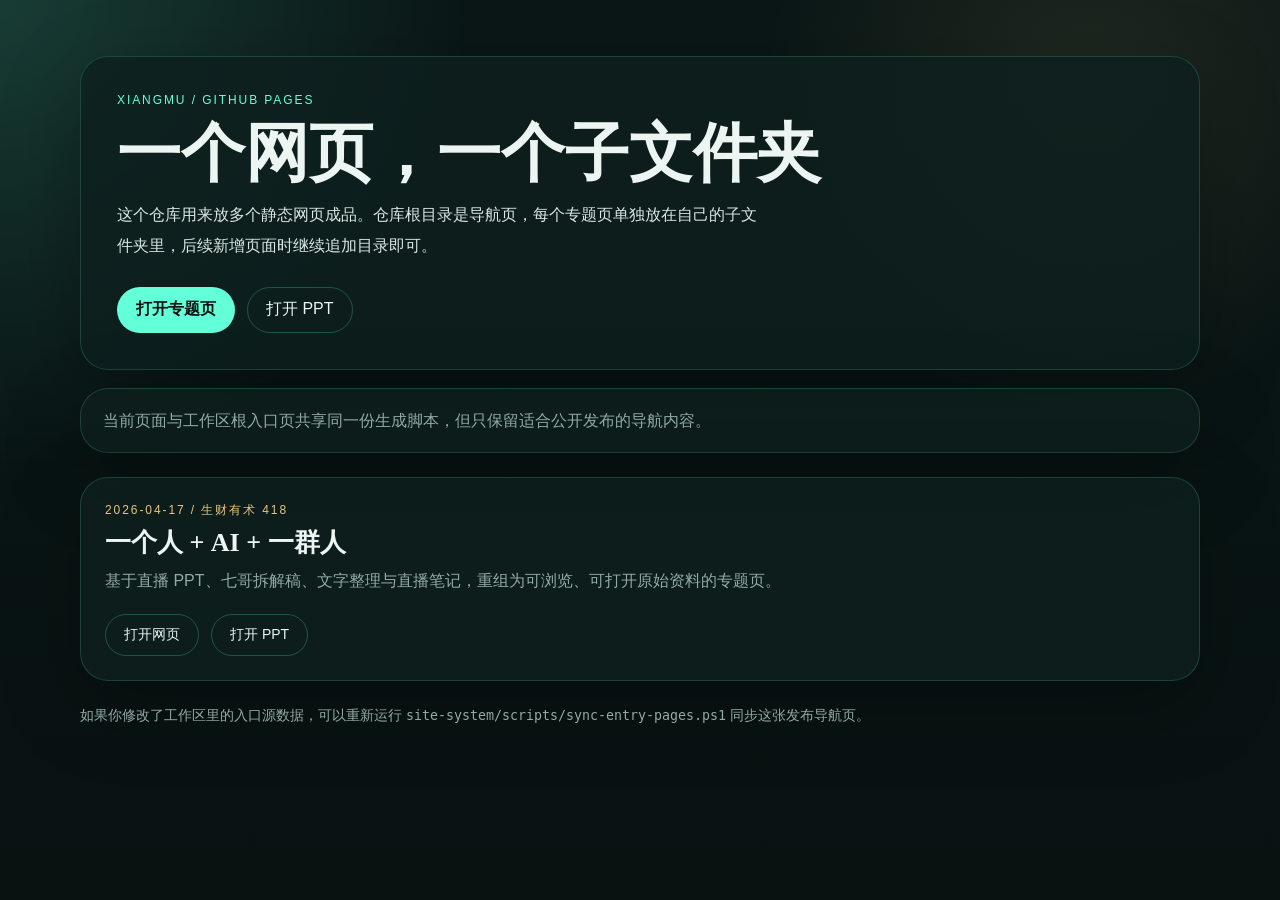
<file: index.html>
﻿<!DOCTYPE html>
<html lang="zh-CN">
<head>
  <meta charset="UTF-8">
  <meta name="viewport" content="width=device-width, initial-scale=1.0">
  <title>项目网页导航</title>
  <meta name="description" content="项目静态网页导航页，集中收录各个专题页与对应原始资料入口。">
  <meta name="theme-color" content="#071211">
  <link rel="icon" href="data:image/svg+xml,%3Csvg xmlns='http://www.w3.org/2000/svg' viewBox='0 0 64 64'%3E%3Cdefs%3E%3ClinearGradient id='g' x1='0' y1='0' x2='1' y2='1'%3E%3Cstop stop-color='%2363ffd9'/%3E%3Cstop offset='1' stop-color='%23e4c77d'/%3E%3C/linearGradient%3E%3C/defs%3E%3Crect width='64' height='64' rx='18' fill='%23071211'/%3E%3Ccircle cx='32' cy='32' r='16' fill='url(%23g)'/%3E%3C/svg%3E">
  <style>
    :root {
      --bg: #071211;
      --panel: rgba(14, 32, 30, 0.84);
      --line: rgba(111, 255, 224, 0.16);
      --line-strong: rgba(111, 255, 224, 0.3);
      --text: #ecf5f2;
      --muted: #92aaa5;
      --accent: #63ffd9;
      --gold: #e4c77d;
      --shadow: 0 24px 80px rgba(0, 0, 0, 0.28);
      --display: "Palatino Linotype", "Book Antiqua", "Songti SC", serif;
      --body: "PingFang SC", "Microsoft YaHei", sans-serif;
    }

    * { box-sizing: border-box; }

    body {
      margin: 0;
      min-height: 100vh;
      color: var(--text);
      font-family: var(--body);
      background:
        radial-gradient(circle at top left, rgba(99, 255, 217, 0.16), transparent 30%),
        radial-gradient(circle at 85% 10%, rgba(228, 199, 125, 0.1), transparent 24%),
        linear-gradient(180deg, #0a1716 0%, var(--bg) 100%);
    }

    a {
      color: inherit;
      text-decoration: none;
    }

    a:focus-visible {
      outline: 2px solid var(--accent);
      outline-offset: 4px;
    }

    .wrap {
      width: min(calc(100% - 40px), 1120px);
      margin: 0 auto;
      padding: 56px 0 80px;
    }

    .hero,
    .card,
    .notice {
      border: 1px solid var(--line);
      background: var(--panel);
      border-radius: 28px;
      box-shadow: var(--shadow);
    }

    .hero {
      padding: 36px;
      margin-bottom: 18px;
    }

    .notice {
      padding: 18px 22px;
      margin-bottom: 24px;
      color: var(--muted);
      line-height: 1.7;
    }

    .eyebrow,
    .meta {
      text-transform: uppercase;
      letter-spacing: 0.16em;
      font-size: 12px;
    }

    .eyebrow {
      margin: 0 0 12px;
      color: var(--accent);
    }

    h1,
    h2 {
      font-family: var(--display);
      line-height: 1.08;
    }

    h1 {
      margin: 0 0 12px;
      font-size: clamp(2.2rem, 5vw, 4.4rem);
    }

    .summary {
      max-width: 72ch;
      margin: 0;
      color: #d9e7e2;
      font-size: 16px;
      line-height: 1.9;
    }

    .hero-links {
      display: flex;
      flex-wrap: wrap;
      gap: 12px;
      margin-top: 26px;
    }

    .hero-links a,
    .actions a {
      display: inline-flex;
      align-items: center;
      justify-content: center;
      min-height: 46px;
      padding: 0 18px;
      border-radius: 999px;
      border: 1px solid rgba(99, 255, 217, 0.24);
      transition: border-color 0.2s ease, transform 0.2s ease;
    }

    .hero-links a:hover,
    .actions a:hover {
      border-color: var(--line-strong);
      transform: translateY(-1px);
    }

    .hero-links .primary {
      color: #081311;
      background: var(--accent);
      border-color: transparent;
      font-weight: 600;
    }

    .grid {
      display: grid;
      gap: 16px;
    }

    .card {
      padding: 24px;
    }

    .meta {
      color: var(--gold);
    }

    .card h2 {
      margin: 10px 0 10px;
      font-size: 26px;
    }

    .card p {
      margin: 0 0 18px;
      color: var(--muted);
      line-height: 1.8;
    }

    .actions {
      display: flex;
      flex-wrap: wrap;
      gap: 12px;
    }

    .actions a {
      min-height: 42px;
      font-size: 14px;
    }

    .footnote {
      margin-top: 22px;
      color: var(--muted);
      font-size: 14px;
      line-height: 1.8;
    }

    code {
      font-family: "Cascadia Code", "Consolas", monospace;
      font-size: 0.95em;
    }

    @media (max-width: 900px) {
      .wrap {
        width: min(calc(100% - 28px), 1120px);
        padding: 36px 0 56px;
      }

      .hero,
      .card,
      .notice {
        border-radius: 22px;
      }
    }
  </style>
</head>
<body>
  <!-- Generated by site-system/scripts/sync-entry-pages.ps1 -->
  <main class="wrap">
    <section class="hero">
      <p class="eyebrow">Xiangmu / GitHub Pages</p>
      <h1>一个网页，一个子文件夹</h1>
      <p class="summary">
        这个仓库用来放多个静态网页成品。仓库根目录是导航页，每个专题页单独放在自己的子文件夹里，后续新增页面时继续追加目录即可。
      </p>
      <div class="hero-links">
        <a class="primary" href="./shengcai-20260417/">打开专题页</a>
        <a href="./shengcai-20260417/assets/生财有术418直播ppt——%20一个人%20+%20AI%20+%20一群人_直播版%20PPT.pdf" target="_blank" rel="noopener noreferrer">打开 PPT</a>
      </div>
    </section>

    <section class="notice">
      当前页面与工作区根入口页共享同一份生成脚本，但只保留适合公开发布的导航内容。
    </section>

    <section class="grid">
      <article class="card">
        <div class="meta">2026-04-17 / 生财有术 418</div>
        <h2>一个人 + AI + 一群人</h2>
        <p>
          基于直播 PPT、七哥拆解稿、文字整理与直播笔记，重组为可浏览、可打开原始资料的专题页。
        </p>
        <div class="actions">
        <a href="./shengcai-20260417/">打开网页</a>
        <a href="./shengcai-20260417/assets/生财有术418直播ppt——%20一个人%20+%20AI%20+%20一群人_直播版%20PPT.pdf" target="_blank" rel="noopener noreferrer">打开 PPT</a>
        </div>
      </article>
    </section>

    <p class="footnote">
      如果你修改了工作区里的入口源数据，可以重新运行 <code>site-system/scripts/sync-entry-pages.ps1</code> 同步这张发布导航页。
    </p>
  </main>
</body>
</html>
</file>
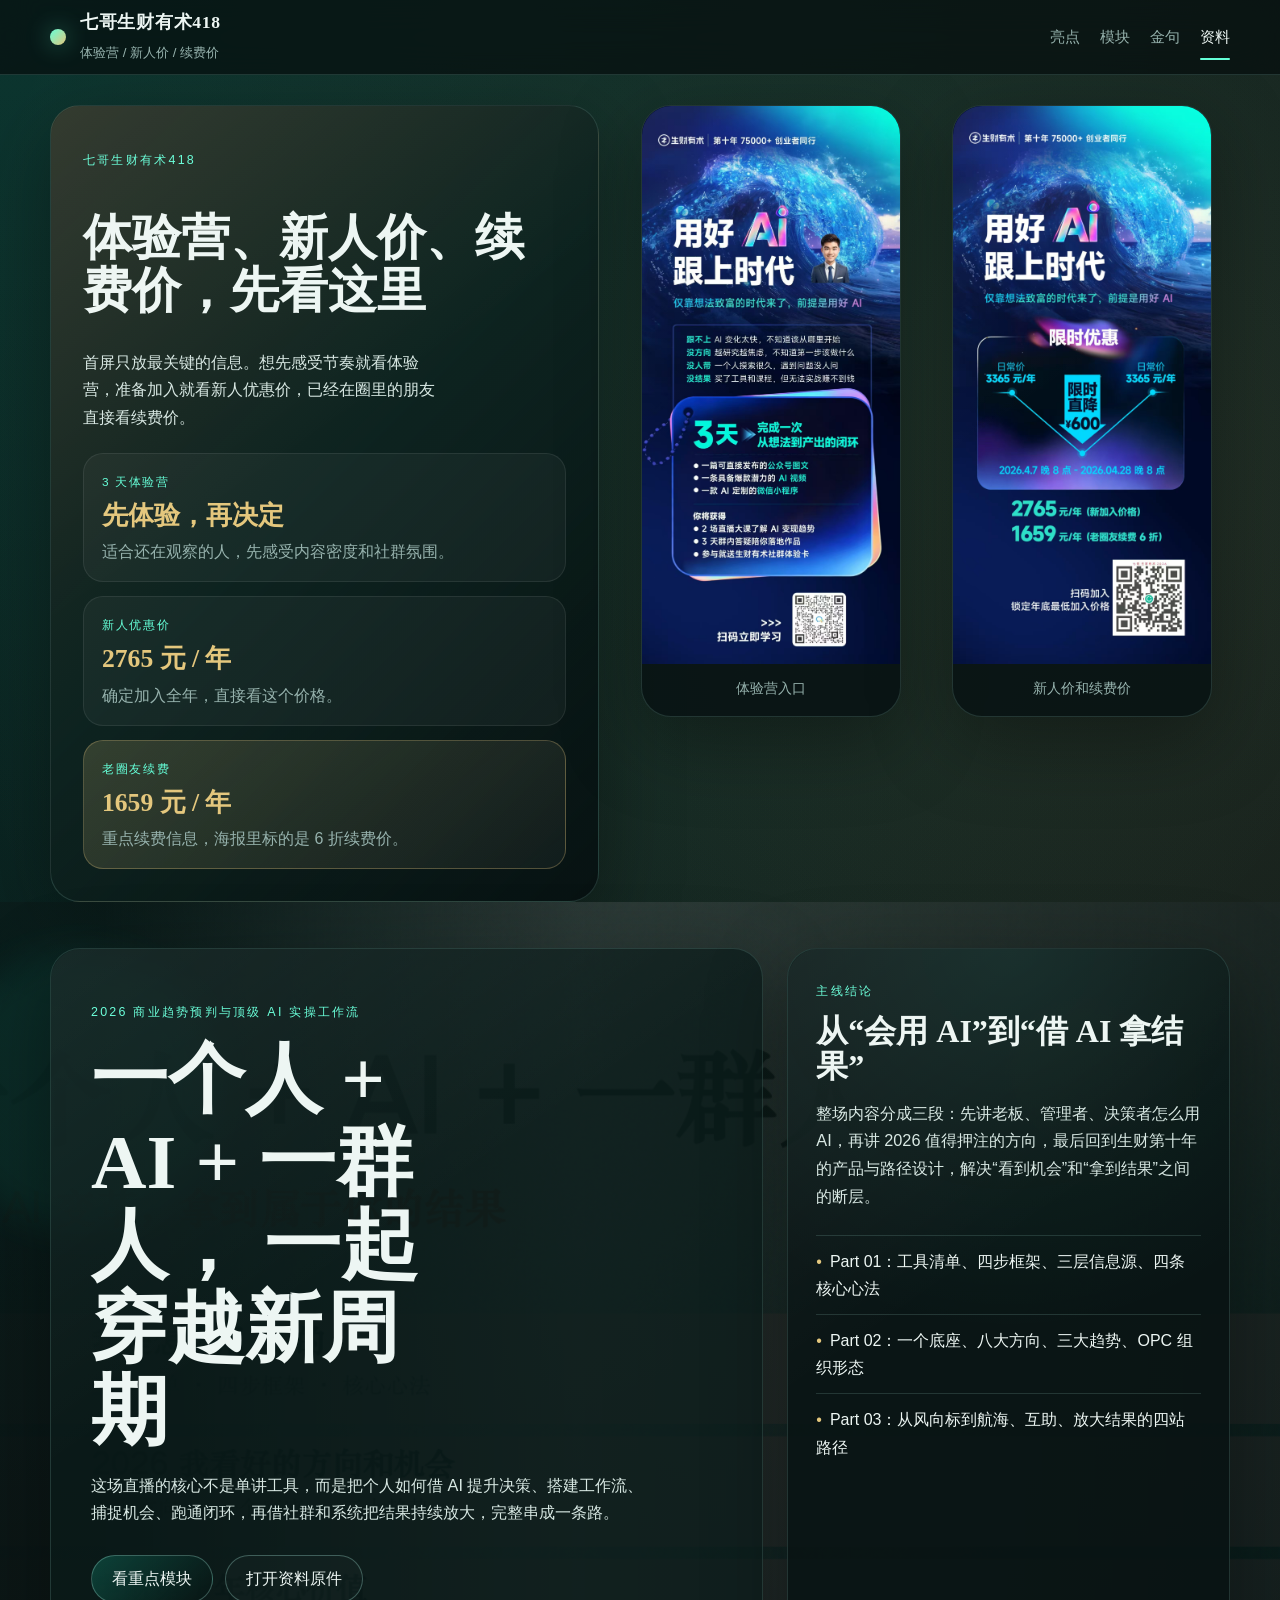
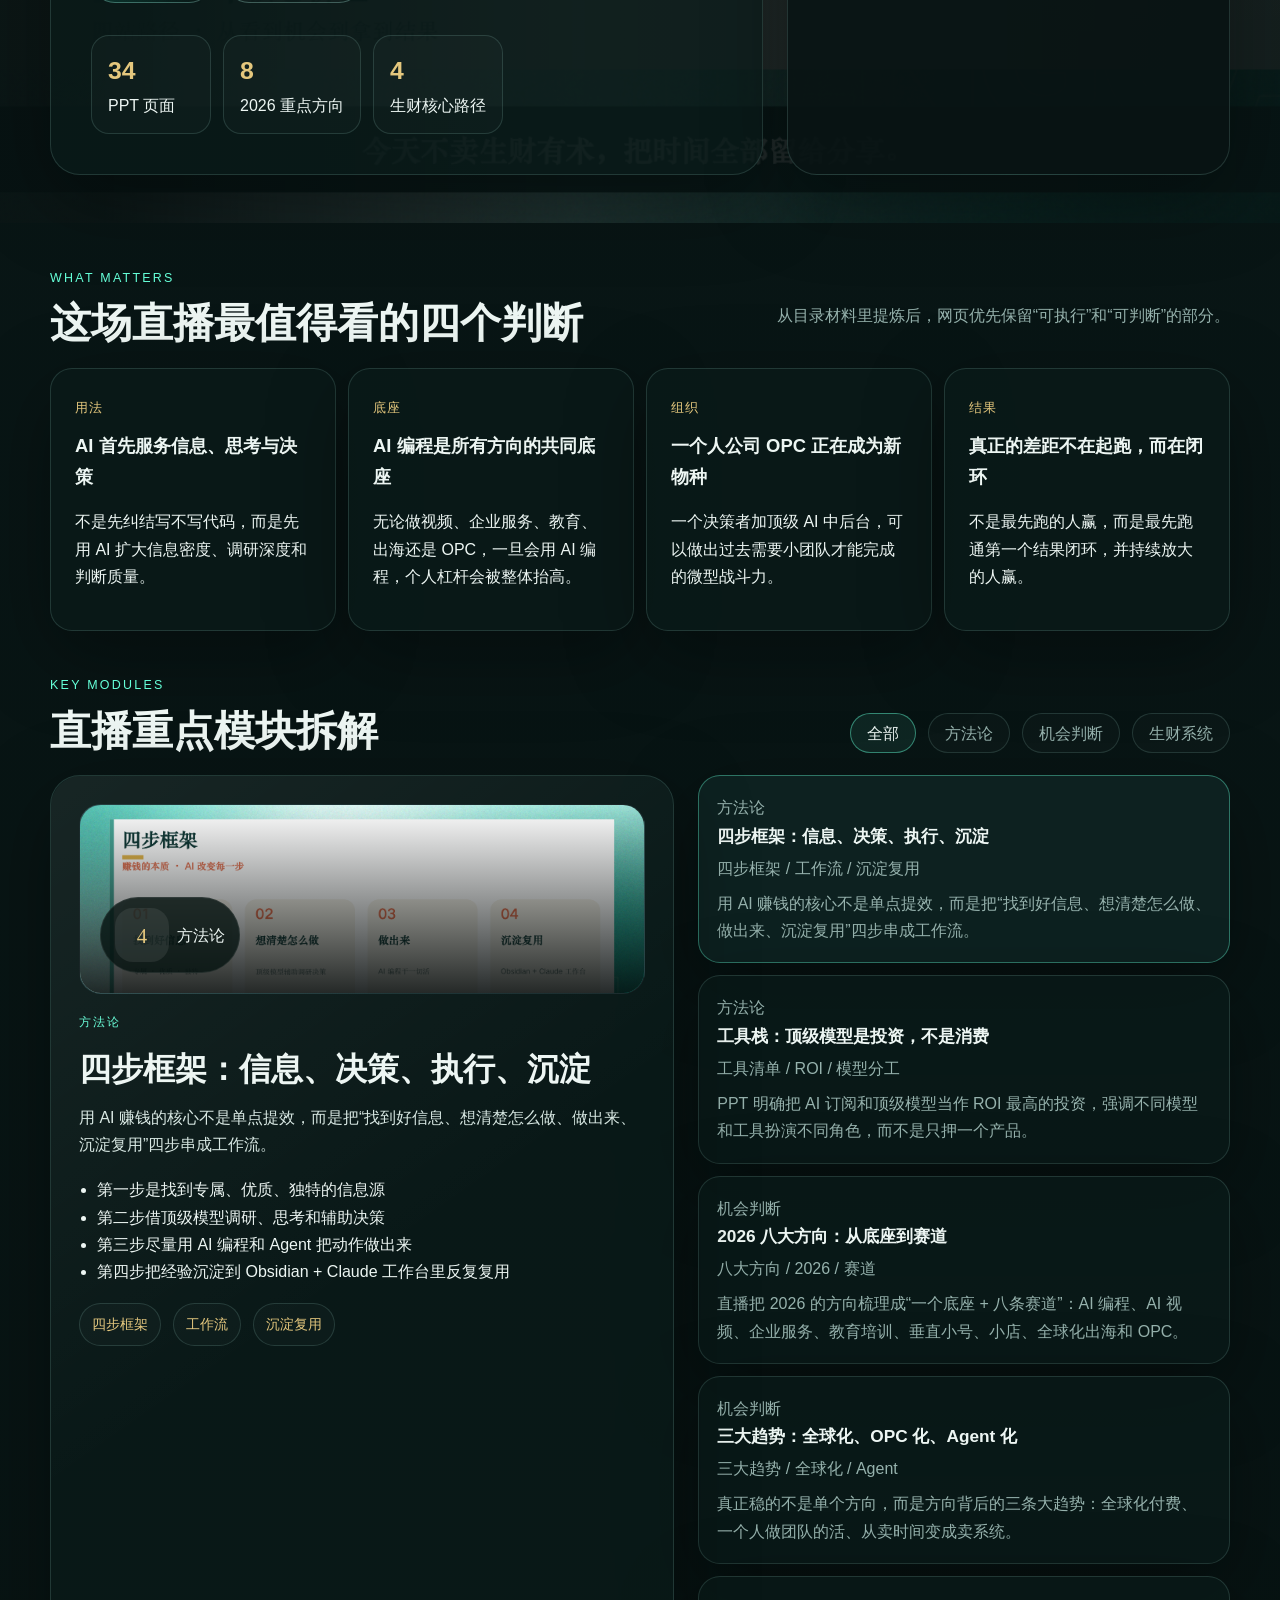
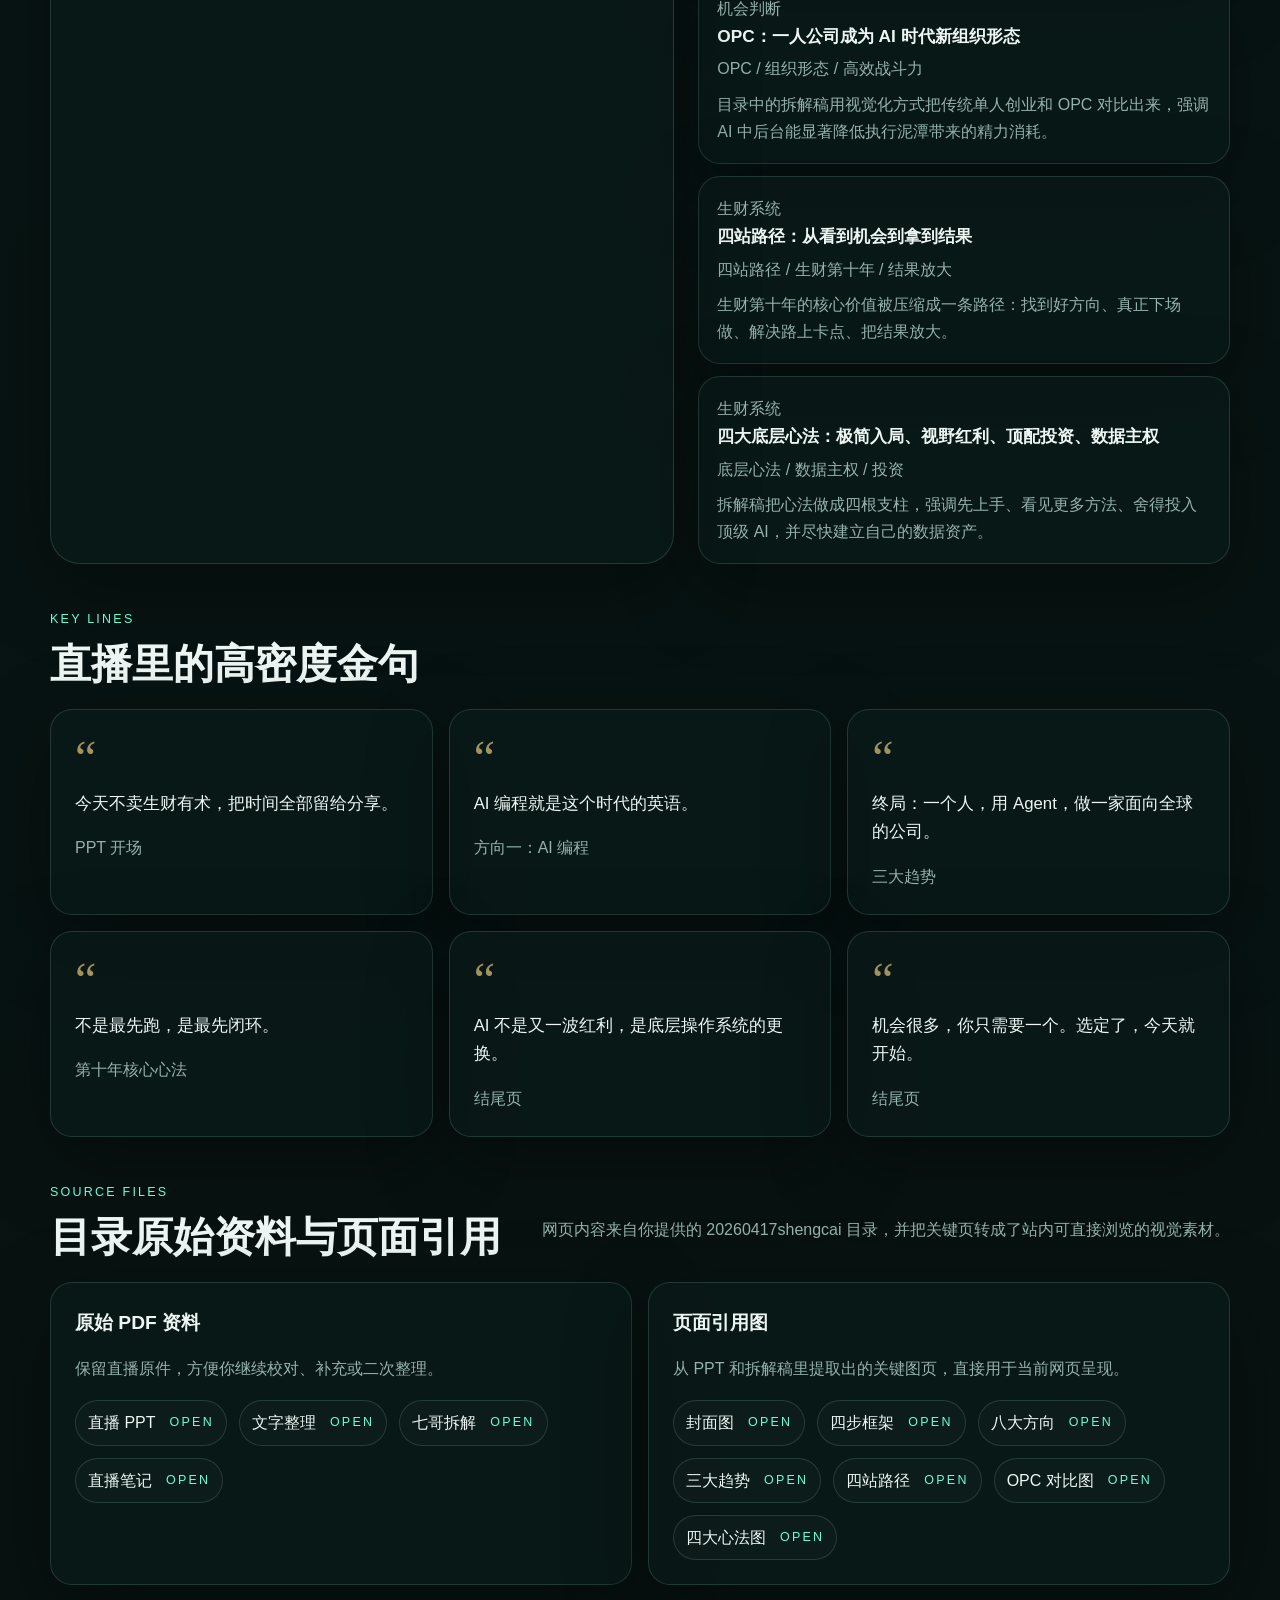
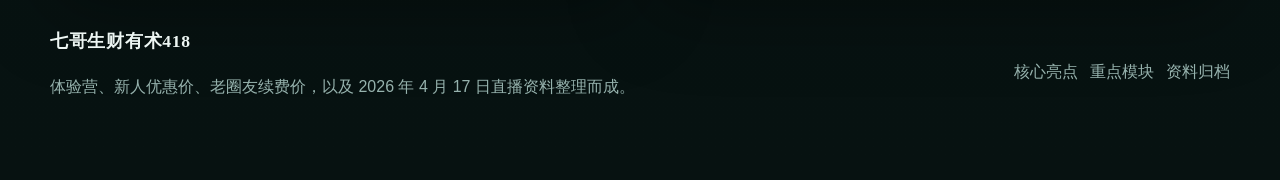
<file: shengcai-20260417/index.html>
<!DOCTYPE html>
<html lang="zh-CN">
<head>
  <meta charset="UTF-8">
  <meta name="viewport" content="width=device-width, initial-scale=1.0">
  <title>七哥生财有术418</title>
  <meta name="description" content="七哥生财有术418专题页，首屏展示体验营、新人优惠价和老圈友续费价。">
  <meta name="theme-color" content="#081413">
  <link rel="icon" href="data:image/svg+xml,%3Csvg xmlns='http://www.w3.org/2000/svg' viewBox='0 0 64 64'%3E%3Cdefs%3E%3ClinearGradient id='g' x1='0' y1='0' x2='1' y2='1'%3E%3Cstop stop-color='%2365ffd8'/%3E%3Cstop offset='1' stop-color='%23e4c77d'/%3E%3C/linearGradient%3E%3C/defs%3E%3Crect width='64' height='64' rx='18' fill='%23081413'/%3E%3Ccircle cx='32' cy='32' r='16' fill='url(%23g)'/%3E%3C/svg%3E">
  <link rel="stylesheet" href="styles.css">
</head>
<body>
  <div class="site-shell">
    <header class="site-header">
      <div class="container header-row">
        <a class="brand" href="#top">
          <span class="brand-mark"></span>
          <span>
            <strong id="brand-name">七哥生财有术418</strong>
            <small id="brand-tagline">体验营 / 新人价 / 续费价</small>
          </span>
        </a>
        <nav class="site-nav" id="site-nav">
          <a href="#focus">亮点</a>
          <a href="#modules">模块</a>
          <a href="#quotes">金句</a>
          <a href="#archive">资料</a>
        </nav>
      </div>
    </header>

    <main id="top">
      <noscript>
        <style>
          .renewal-top,
          .hero,
          .section:not(.noscript-section),
          .site-footer {
            display: none;
          }
        </style>
        <section class="section noscript-section">
          <div class="container">
            <article class="noscript-card">
              <p class="section-kicker">No Script</p>
              <h2 class="section-title">页面脚本未启用，先看核心资料</h2>
              <p class="section-note">
                这个专题页的模块切换和内容填充依赖 JavaScript。你仍然可以直接打开原始资料继续浏览。
              </p>
              <div class="noscript-links">
                <a class="archive-link" href="assets/生财有术418直播ppt—— 一个人 + AI + 一群人_直播版 PPT.pdf" target="_blank" rel="noopener noreferrer">
                  <span>直播 PPT</span>
                  <small>Open</small>
                </a>
                <a class="archive-link" href="assets/生财有术418直播文字一个人 + AI + 一群人：亦仁十周年直播分享整理(2).pdf" target="_blank" rel="noopener noreferrer">
                  <span>文字整理</span>
                  <small>Open</small>
                </a>
                <a class="archive-link" href="assets/生财有术418直播-七哥拆解.pdf" target="_blank" rel="noopener noreferrer">
                  <span>七哥拆解</span>
                  <small>Open</small>
                </a>
                <a class="archive-link" href="assets/生财有术418直播笔记.pdf" target="_blank" rel="noopener noreferrer">
                  <span>直播笔记</span>
                  <small>Open</small>
                </a>
              </div>
            </article>
          </div>
        </section>
      </noscript>

      <section class="renewal-top" aria-labelledby="renewal-top-title">
        <div class="container">
          <div class="renewal-shell">
            <div class="renewal-copy">
              <p class="section-kicker">七哥生财有术418</p>
              <h2 class="renewal-title" id="renewal-top-title">体验营、新人价、续费价，先看这里</h2>
              <p class="renewal-summary">
                首屏只放最关键的信息。想先感受节奏就看体验营，准备加入就看新人优惠价，已经在圈里的朋友直接看续费价。
              </p>
              <div class="renewal-key-list">
                <article class="renewal-key-item">
                  <div>
                    <span class="renewal-key-label">3 天体验营</span>
                    <strong class="renewal-key-value">先体验，再决定</strong>
                  </div>
                  <p class="renewal-key-note">适合还在观察的人，先感受内容密度和社群氛围。</p>
                </article>
                <article class="renewal-key-item">
                  <div>
                    <span class="renewal-key-label">新人优惠价</span>
                    <strong class="renewal-key-value">2765 元 / 年</strong>
                  </div>
                  <p class="renewal-key-note">确定加入全年，直接看这个价格。</p>
                </article>
                <article class="renewal-key-item renewal-key-item-featured">
                  <div>
                    <span class="renewal-key-label">老圈友续费</span>
                    <strong class="renewal-key-value">1659 元 / 年</strong>
                  </div>
                  <p class="renewal-key-note">重点续费信息，海报里标的是 6 折续费价。</p>
                </article>
              </div>
            </div>
            <div class="renewal-media" aria-label="体验营与新人优惠海报">
              <figure class="renewal-poster">
                <img src="assets/%E4%B8%83%E5%93%A5%E6%B8%A0%E9%81%93-%E7%94%9F%E8%B4%A2%E6%9C%89%E6%9C%AF%E7%AC%AC%E5%8D%81%E5%B9%B4%C2%B73%E5%A4%A9%E4%BD%93%E9%AA%8C%E8%90%A5.jpg" alt="生财有术第十年 3 天体验营海报">
                <figcaption>体验营入口</figcaption>
              </figure>
              <figure class="renewal-poster">
                <img src="assets/%E4%B8%83%E5%93%A5%E6%B8%A0%E9%81%93-%E7%94%9F%E8%B4%A2%E6%9C%89%E6%9C%AF%E7%AC%AC%E5%8D%81%E5%B9%B4%E4%BC%98%E6%83%A0%E4%BB%B72765%E5%85%83%20.jpg" alt="生财有术第十年新人优惠价与续费价海报">
                <figcaption>新人价和续费价</figcaption>
              </figure>
            </div>
          </div>
        </div>
      </section>

      <section class="hero">
        <div class="hero-orb hero-orb-a"></div>
        <div class="hero-orb hero-orb-b"></div>
        <div class="container hero-grid">
          <div class="hero-copy">
            <p class="eyebrow" id="hero-eyebrow"></p>
            <h1 class="hero-title" id="hero-title"></h1>
            <p class="hero-summary" id="hero-summary"></p>
            <div class="hero-actions" id="hero-actions"></div>
            <div class="hero-stats" id="hero-stats"></div>
          </div>
          <aside class="hero-panel">
            <div class="panel-kicker" id="hero-panel-kicker"></div>
            <h2 class="panel-title" id="hero-panel-title"></h2>
            <p class="panel-text" id="hero-panel-text"></p>
            <ul class="panel-list" id="hero-panel-list"></ul>
          </aside>
        </div>
      </section>

      <section class="section focus-section" id="focus">
        <div class="container">
          <div class="section-head">
            <div>
              <p class="section-kicker" id="focus-kicker"></p>
              <h2 class="section-title" id="focus-title"></h2>
            </div>
            <p class="section-note" id="focus-note"></p>
          </div>
          <div class="focus-grid" id="focus-grid"></div>
        </div>
      </section>

      <section class="section module-section" id="modules">
        <div class="container">
          <div class="section-head">
            <div>
              <p class="section-kicker" id="modules-kicker"></p>
              <h2 class="section-title" id="modules-title"></h2>
            </div>
            <div class="module-filters" id="module-filters"></div>
          </div>

          <div class="module-layout">
            <article class="module-spotlight" id="module-spotlight"></article>
            <div class="module-list" id="module-list"></div>
          </div>
        </div>
      </section>

      <section class="section quotes-section" id="quotes">
        <div class="container">
          <div class="section-head">
            <div>
              <p class="section-kicker" id="quotes-kicker"></p>
              <h2 class="section-title" id="quotes-title"></h2>
            </div>
          </div>
          <div class="quotes-grid" id="quotes-grid"></div>
        </div>
      </section>

      <section class="section archive-section" id="archive">
        <div class="container">
          <div class="section-head">
            <div>
              <p class="section-kicker" id="archive-kicker"></p>
              <h2 class="section-title" id="archive-title"></h2>
            </div>
            <p class="section-note" id="archive-note"></p>
          </div>
          <div class="archive-grid" id="archive-grid"></div>
        </div>
      </section>
    </main>

    <footer class="site-footer">
      <div class="container footer-row">
        <div>
          <strong id="footer-title"></strong>
          <p id="footer-copy"></p>
        </div>
        <div class="footer-links" id="footer-links"></div>
      </div>
    </footer>
  </div>

  <script src="content.js"></script>
  <script src="app.js"></script>
</body>
</html>
</file>
<file: shengcai-20260417/styles.css>
:root {
  --bg: #081413;
  --bg-soft: #102120;
  --panel: rgba(11, 27, 26, 0.72);
  --panel-strong: rgba(9, 20, 20, 0.92);
  --line: rgba(183, 255, 240, 0.14);
  --line-strong: rgba(183, 255, 240, 0.28);
  --text: #edf6f3;
  --muted: #96b2ad;
  --accent: #65ffd8;
  --gold: #e4c77d;
  --shadow: 0 24px 80px rgba(0, 0, 0, 0.35);
  --radius-xl: 30px;
  --radius-lg: 22px;
  --container: 1180px;
  --display: "Palatino Linotype", "Book Antiqua", "Songti SC", serif;
  --body: "PingFang SC", "Microsoft YaHei", sans-serif;
}

* {
  box-sizing: border-box;
}

html {
  scroll-behavior: smooth;
}

body {
  margin: 0;
  background:
    radial-gradient(circle at top left, rgba(29, 199, 164, 0.18), transparent 30%),
    radial-gradient(circle at 85% 10%, rgba(228, 199, 125, 0.12), transparent 25%),
    linear-gradient(180deg, #091717 0%, #071211 100%);
  color: var(--text);
  font-family: var(--body);
  line-height: 1.7;
}

a {
  color: inherit;
  text-decoration: none;
}

a:focus-visible,
button:focus-visible {
  outline: 2px solid var(--accent);
  outline-offset: 3px;
}

button {
  font: inherit;
}

.container {
  width: min(calc(100% - 40px), var(--container));
  margin: 0 auto;
}

.site-shell {
  position: relative;
  overflow: hidden;
}

.site-header {
  position: sticky;
  top: 0;
  z-index: 20;
  backdrop-filter: blur(18px);
  background: rgba(6, 15, 15, 0.72);
  border-bottom: 1px solid var(--line);
}

.header-row,
.footer-row {
  display: flex;
  align-items: center;
  justify-content: space-between;
  gap: 20px;
}

.header-row {
  min-height: 74px;
}

.brand {
  display: inline-flex;
  align-items: center;
  gap: 14px;
}

.brand strong,
.site-footer strong {
  display: block;
  font-family: var(--display);
  font-size: 1.1rem;
  letter-spacing: 0.04em;
}

.brand small,
.site-footer p,
.section-note,
.module-meta,
.archive-card p,
.quote-source {
  color: var(--muted);
}

.brand-mark {
  width: 16px;
  height: 16px;
  border-radius: 999px;
  background: linear-gradient(135deg, var(--accent), var(--gold));
  box-shadow: 0 0 24px rgba(101, 255, 216, 0.4);
}

.site-nav {
  display: flex;
  align-items: center;
  gap: 20px;
  flex-wrap: wrap;
  justify-content: flex-end;
}

.site-nav a {
  color: var(--muted);
  font-size: 0.95rem;
  position: relative;
}

.site-nav a:hover,
.site-nav a.is-active {
  color: var(--text);
}

.site-nav a.is-active::after {
  content: "";
  position: absolute;
  left: 0;
  right: 0;
  bottom: -10px;
  height: 2px;
  border-radius: 999px;
  background: var(--accent);
}

.hero,
.section,
.site-footer {
  position: relative;
}

.renewal-top {
  padding: 30px 0 0;
}

.renewal-shell {
  display: grid;
  grid-template-columns: minmax(0, 0.95fr) minmax(0, 1.05fr);
  gap: 24px;
  align-items: start;
}

.renewal-copy,
.renewal-poster {
  position: relative;
  border: 1px solid var(--line);
  box-shadow: var(--shadow);
}

.renewal-copy {
  display: flex;
  flex-direction: column;
  gap: 18px;
  padding: 32px;
  border-radius: var(--radius-xl);
  background:
    linear-gradient(135deg, rgba(228, 199, 125, 0.14), rgba(101, 255, 216, 0.06) 48%, rgba(7, 18, 18, 0.96)),
    rgba(9, 21, 20, 0.96);
}

.renewal-copy::before,
.renewal-poster::before {
  content: "";
  position: absolute;
  inset: 0;
  border-radius: inherit;
  background: linear-gradient(145deg, rgba(255, 255, 255, 0.06), transparent 45%);
  pointer-events: none;
}

.renewal-title {
  margin: 10px 0 14px;
  font-family: var(--display);
  font-size: clamp(2rem, 3.8vw, 3.4rem);
  line-height: 1.08;
}

.renewal-summary {
  margin: 0;
  max-width: 40ch;
  color: #d8e8e3;
  font-size: 1rem;
}

.renewal-key-list,
.renewal-media {
  display: grid;
  gap: 14px;
}

.renewal-key-list {
  margin-top: 4px;
}

.renewal-key-item {
  display: grid;
  gap: 8px;
  padding: 18px 18px 16px;
  border-radius: 20px;
  border: 1px solid rgba(255, 255, 255, 0.08);
  background: rgba(255, 255, 255, 0.04);
}

.renewal-key-label {
  display: block;
  color: var(--accent);
  text-transform: uppercase;
  letter-spacing: 0.14em;
  font-size: 0.74rem;
}

.renewal-key-value {
  display: block;
  margin-top: 10px;
  color: var(--gold);
  font-family: var(--display);
  font-size: clamp(1.45rem, 2vw, 2rem);
  line-height: 1.1;
}

.renewal-key-note {
  margin: 0;
  color: var(--muted);
}

.renewal-key-item-featured {
  background: linear-gradient(145deg, rgba(228, 199, 125, 0.18), rgba(255, 255, 255, 0.04));
  border-color: rgba(228, 199, 125, 0.28);
}

.renewal-media {
  grid-template-columns: repeat(2, minmax(0, 1fr));
  align-items: start;
  justify-items: center;
}

.renewal-poster {
  margin: 0;
  width: min(100%, 260px);
  overflow: hidden;
  border-radius: var(--radius-xl);
  background: var(--panel-strong);
}

.renewal-poster img {
  display: block;
  width: 100%;
  height: auto;
  object-fit: contain;
}

.renewal-poster figcaption {
  padding: 12px 16px 16px;
  color: var(--muted);
  font-size: 0.9rem;
  text-align: center;
}

.hero {
  padding: 112px 0 48px;
}

.renewal-top + .hero {
  padding-top: 46px;
}

.hero.has-hero-image::before {
  content: "";
  position: absolute;
  inset: 0;
  background:
    linear-gradient(90deg, rgba(6, 15, 15, 0.96) 8%, rgba(6, 15, 15, 0.72) 45%, rgba(6, 15, 15, 0.88) 100%),
    var(--hero-image) center/cover no-repeat;
  opacity: 0.48;
  pointer-events: none;
}

.hero-grid,
.module-layout {
  display: grid;
  gap: 24px;
}

.hero-grid {
  grid-template-columns: minmax(0, 1.45fr) minmax(340px, 0.9fr);
  align-items: stretch;
}

.hero-copy,
.hero-panel,
.module-spotlight,
.archive-card,
.quote-card,
.focus-card,
.module-item {
  border: 1px solid var(--line);
  background: var(--panel);
  box-shadow: var(--shadow);
}

.hero-copy,
.hero-panel,
.module-spotlight {
  border-radius: var(--radius-xl);
}

.hero-copy {
  padding: 40px;
  position: relative;
}

.hero-copy::before,
.hero-panel::before,
.module-spotlight::before {
  content: "";
  position: absolute;
  inset: 0;
  border-radius: inherit;
  background: linear-gradient(145deg, rgba(255, 255, 255, 0.06), transparent 40%);
  pointer-events: none;
}

.hero-title,
.panel-title,
.section-title,
.module-name {
  font-family: var(--display);
  line-height: 1.08;
}

.hero-title {
  margin: 16px 0 18px;
  font-size: clamp(2.6rem, 6vw, 5rem);
  max-width: 10ch;
}

.eyebrow,
.section-kicker,
.panel-kicker,
.module-tagline,
.archive-link small {
  color: var(--accent);
  text-transform: uppercase;
  letter-spacing: 0.18em;
  font-size: 0.78rem;
}

.hero-summary,
.panel-text {
  max-width: 62ch;
  color: #d8e8e3;
  font-size: 1.02rem;
}

.hero-actions,
.hero-stats,
.module-filters,
.focus-grid,
.module-tags,
.archive-links,
.footer-links {
  display: flex;
  flex-wrap: wrap;
  gap: 12px;
}

.hero-actions {
  margin: 28px 0 32px;
}

.hero-actions a {
  display: inline-flex;
  align-items: center;
  justify-content: center;
  min-height: 48px;
  padding: 0 20px;
  border-radius: 999px;
  border: 1px solid var(--line-strong);
  transition: transform 0.22s ease, border-color 0.22s ease, background 0.22s ease;
}

.hero-actions a:first-child {
  background: linear-gradient(135deg, rgba(25, 213, 175, 0.22), rgba(8, 20, 19, 0.9));
}

.hero-actions a:last-child {
  background: rgba(255, 255, 255, 0.02);
}

.hero-actions a:hover,
.module-item:hover,
.archive-link:hover {
  transform: translateY(-2px);
  border-color: rgba(101, 255, 216, 0.38);
}

.hero-stats article {
  min-width: 120px;
  padding: 14px 16px;
  border: 1px solid var(--line);
  border-radius: 18px;
  background: rgba(255, 255, 255, 0.02);
}

.hero-stats strong {
  display: block;
  font-size: 1.55rem;
  color: var(--gold);
}

.hero-panel {
  position: relative;
  padding: 32px 28px;
  background:
    radial-gradient(circle at top, rgba(101, 255, 216, 0.08), transparent 45%),
    var(--panel-strong);
}

.panel-title {
  margin: 12px 0;
  font-size: 2rem;
}

.panel-list {
  margin: 24px 0 0;
  padding: 0;
  list-style: none;
}

.panel-list li {
  padding: 12px 0;
  border-top: 1px solid var(--line);
}

.panel-list li::before {
  content: "•";
  color: var(--gold);
  margin-right: 8px;
}

.section {
  padding: 32px 0 0;
}

.noscript-section {
  padding-top: 28px;
}

.noscript-card {
  padding: 24px;
  border-radius: var(--radius-lg);
  border: 1px solid var(--line);
  background: var(--panel-strong);
  box-shadow: var(--shadow);
}

.noscript-links {
  display: flex;
  flex-wrap: wrap;
  gap: 12px;
  margin-top: 20px;
}

.section-head {
  display: flex;
  align-items: end;
  justify-content: space-between;
  gap: 20px;
  margin-bottom: 22px;
}

.section-title {
  margin: 10px 0 0;
  font-size: clamp(1.8rem, 3.2vw, 3rem);
}

.focus-grid {
  display: grid;
  grid-template-columns: repeat(4, minmax(0, 1fr));
}

.focus-card,
.quote-card,
.archive-card,
.module-item {
  border-radius: var(--radius-lg);
}

.focus-card {
  padding: 24px;
}

.focus-card strong {
  display: block;
  font-size: 1.15rem;
  margin: 10px 0 6px;
}

.focus-card span {
  color: var(--gold);
  font-size: 0.84rem;
  letter-spacing: 0.08em;
  text-transform: uppercase;
}

.module-layout {
  grid-template-columns: minmax(0, 1.08fr) minmax(320px, 0.92fr);
}

.module-filters button {
  min-height: 40px;
  padding: 0 16px;
  border-radius: 999px;
  border: 1px solid var(--line);
  background: rgba(255, 255, 255, 0.02);
  color: var(--muted);
  cursor: pointer;
}

.module-filters button.is-active {
  color: var(--text);
  border-color: rgba(101, 255, 216, 0.45);
  background: rgba(101, 255, 216, 0.08);
}

.module-spotlight {
  position: relative;
  padding: 28px;
  min-height: 420px;
  display: flex;
  flex-direction: column;
  gap: 18px;
}

.module-cover {
  min-height: 190px;
  border-radius: 22px;
  border: 1px solid rgba(255, 255, 255, 0.06);
  background:
    linear-gradient(140deg, rgba(255, 255, 255, 0.08), transparent 40%),
    var(--cover-gradient, linear-gradient(135deg, #163330, #091413));
  display: flex;
  align-items: end;
  padding: 20px;
  overflow: hidden;
  position: relative;
}

.module-cover img {
  position: absolute;
  inset: 0;
  width: 100%;
  height: 100%;
  object-fit: cover;
}

.module-cover::after {
  content: "";
  position: absolute;
  inset: 0;
  background: linear-gradient(180deg, transparent, rgba(3, 8, 8, 0.86));
}

.module-cover-badge {
  position: relative;
  z-index: 1;
  display: inline-flex;
  align-items: center;
  gap: 8px;
  padding: 10px 14px;
  border-radius: 999px;
  background: rgba(7, 20, 18, 0.82);
  border: 1px solid rgba(255, 255, 255, 0.08);
}

.module-initial {
  width: 54px;
  height: 54px;
  border-radius: 18px;
  display: inline-flex;
  align-items: center;
  justify-content: center;
  background: rgba(255, 255, 255, 0.08);
  color: var(--gold);
  font-family: var(--display);
  font-size: 1.3rem;
}

.module-name {
  margin: 0;
  font-size: 2rem;
}

.module-summary {
  margin: 0;
  color: #d8e8e3;
}

.module-points {
  margin: 0;
  padding-left: 18px;
}

.module-list {
  display: grid;
  gap: 12px;
}

.module-item {
  padding: 18px;
  cursor: pointer;
  transition: transform 0.22s ease, border-color 0.22s ease, background 0.22s ease;
}

.module-item.is-active {
  border-color: rgba(101, 255, 216, 0.38);
  background: rgba(14, 34, 33, 0.95);
}

.module-item strong {
  display: block;
  margin-bottom: 4px;
  font-size: 1.08rem;
}

.module-item p {
  margin: 8px 0 0;
  color: var(--muted);
}

.module-tags span,
.archive-link {
  display: inline-flex;
  align-items: center;
  border: 1px solid var(--line);
  border-radius: 999px;
  padding: 8px 12px;
  background: rgba(255, 255, 255, 0.02);
}

.module-tags span {
  color: var(--gold);
  font-size: 0.9rem;
}

.quotes-grid,
.archive-grid {
  display: grid;
  gap: 16px;
}

.quotes-grid {
  grid-template-columns: repeat(3, minmax(0, 1fr));
}

.quote-card,
.archive-card {
  padding: 24px;
}

.quote-card blockquote {
  margin: 0 0 16px;
  font-size: 1.05rem;
}

.quote-card::before {
  content: "“";
  display: block;
  margin-bottom: 8px;
  font-family: var(--display);
  font-size: 3rem;
  line-height: 1;
  color: rgba(228, 199, 125, 0.7);
}

.archive-grid {
  grid-template-columns: repeat(2, minmax(0, 1fr));
}

.archive-card h3 {
  margin-top: 0;
  margin-bottom: 10px;
  font-size: 1.2rem;
}

.archive-links {
  margin-top: 18px;
}

.archive-link {
  justify-content: space-between;
  gap: 14px;
}

.site-footer {
  padding: 42px 0 64px;
}

.footer-links {
  justify-content: flex-end;
}

.footer-links a {
  color: var(--muted);
}

.hero-orb {
  position: absolute;
  border-radius: 999px;
  filter: blur(18px);
  opacity: 0.45;
  pointer-events: none;
}

.hero-orb-a {
  width: 280px;
  height: 280px;
  left: -60px;
  top: 48px;
  background: rgba(25, 213, 175, 0.18);
}

.hero-orb-b {
  width: 180px;
  height: 180px;
  right: 8%;
  top: 90px;
  background: rgba(228, 199, 125, 0.16);
}

@media (max-width: 1024px) {
  .hero-grid,
  .module-layout,
  .focus-grid,
  .quotes-grid,
  .archive-grid {
    grid-template-columns: 1fr;
  }

  .renewal-media {
    grid-template-columns: repeat(2, minmax(0, 1fr));
  }

  .renewal-key-list {
    grid-template-columns: 1fr;
  }

  .section-head,
  .footer-row {
    align-items: start;
    flex-direction: column;
  }
}

@media (max-width: 720px) {
  .header-row {
    padding: 12px 0;
    align-items: start;
    flex-direction: column;
  }

  .site-nav {
    justify-content: start;
  }

  .hero {
    padding-top: 96px;
  }

  .renewal-copy {
    padding: 24px;
  }

  .renewal-media {
    grid-template-columns: 1fr;
  }

  .renewal-poster {
    width: min(100%, 320px);
  }

  .renewal-top + .hero {
    padding-top: 28px;
  }

  .hero-copy,
  .hero-panel,
  .module-spotlight {
    padding: 24px;
  }

  .hero-title {
    font-size: 2.5rem;
  }

  .module-cover {
    min-height: 160px;
  }
}
</file>
